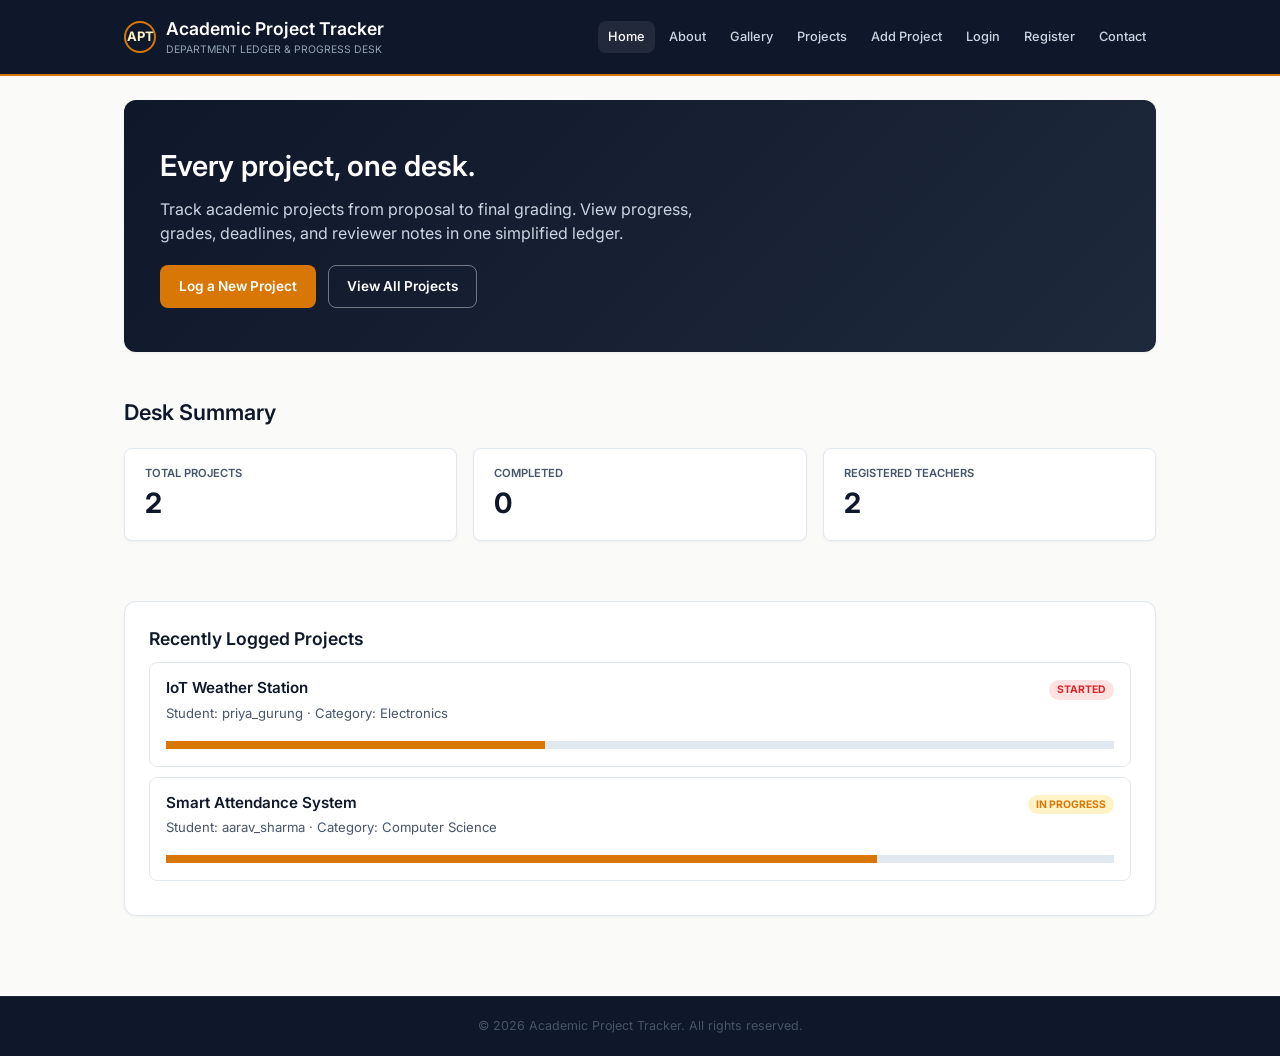
<file: index.html>
<!DOCTYPE html>
<html lang="en">
<head>
<meta charset="UTF-8">
<meta name="viewport" content="width=device-width, initial-scale=1.0">
<meta name="description" content="Academic Project Tracker — department ledger for tracking student projects, progress, grades, and deadlines.">
<title>Academic Project Tracker | Home</title>
<link rel="preconnect" href="https://fonts.googleapis.com">
<link href="https://fonts.googleapis.com/css2?family=Inter:wght@400;500;600;700&display=swap" rel="stylesheet">
<link rel="stylesheet" href="css/style.css">
</head>
<body>

<header class="site-header">
  <div class="container">
    <a href="index.html" class="brand">
      <span class="seal">APT</span>
      <span class="brand-text">
        <h1>Academic Project Tracker</h1>
        <span>Department Ledger &amp; Progress Desk</span>
      </span>
    </a>
    <nav class="site-nav" aria-label="Primary">
      <a href="index.html" aria-current="page">Home</a>
      <a href="about.html">About</a>
      <a href="gallery.html">Gallery</a>
      <a href="projects.html">Projects</a>
      <a href="add-project.html">Add Project</a>
      <a href="login.html">Login</a>
      <a href="register.html">Register</a>
      <a href="contact.html">Contact</a>
    </nav>
  </div>
</header>

<main>
  <div class="container">

    <section class="hero">
      <h2>Every project, one desk.</h2>
      <p>Track academic projects from proposal to final grading. View progress, grades, deadlines, and reviewer notes in one simplified ledger.</p>
      <div class="cta-row">
        <a href="add-project.html" class="btn btn-primary">Log a New Project</a>
        <a href="projects.html" class="btn btn-secondary">View All Projects</a>
      </div>
    </section>

    <section class="section" aria-labelledby="stats-heading">
      <h2 id="stats-heading">Desk Summary</h2>
      <div class="stat-grid">
        <div class="stat-card">
          <div class="stat-label">Total Projects</div>
          <div class="stat-value" id="totalProjects">0</div>
        </div>
        <div class="stat-card">
          <div class="stat-label">Completed</div>
          <div class="stat-value" id="completedProjects">0</div>
        </div>
        <div class="stat-card">
          <div class="stat-label">Registered Teachers</div>
          <div class="stat-value" id="totalTeachers">0</div>
        </div>
      </div>
    </section>

    <section class="section">
      <article class="card">
        <h3>Recently Logged Projects</h3>
        <div id="recentProjects"></div>
      </article>
    </section>

  </div>
</main>

<footer class="site-footer">
  <div class="container text-center">
    <p class="small-muted" style="margin:0;">&copy; 2026 Academic Project Tracker. All rights reserved.</p>
  </div>
</footer>

<script src="js/db.js"></script>
<script src="js/auth.js"></script>
<script src="js/main.js"></script>

</body>
</html>
</file>
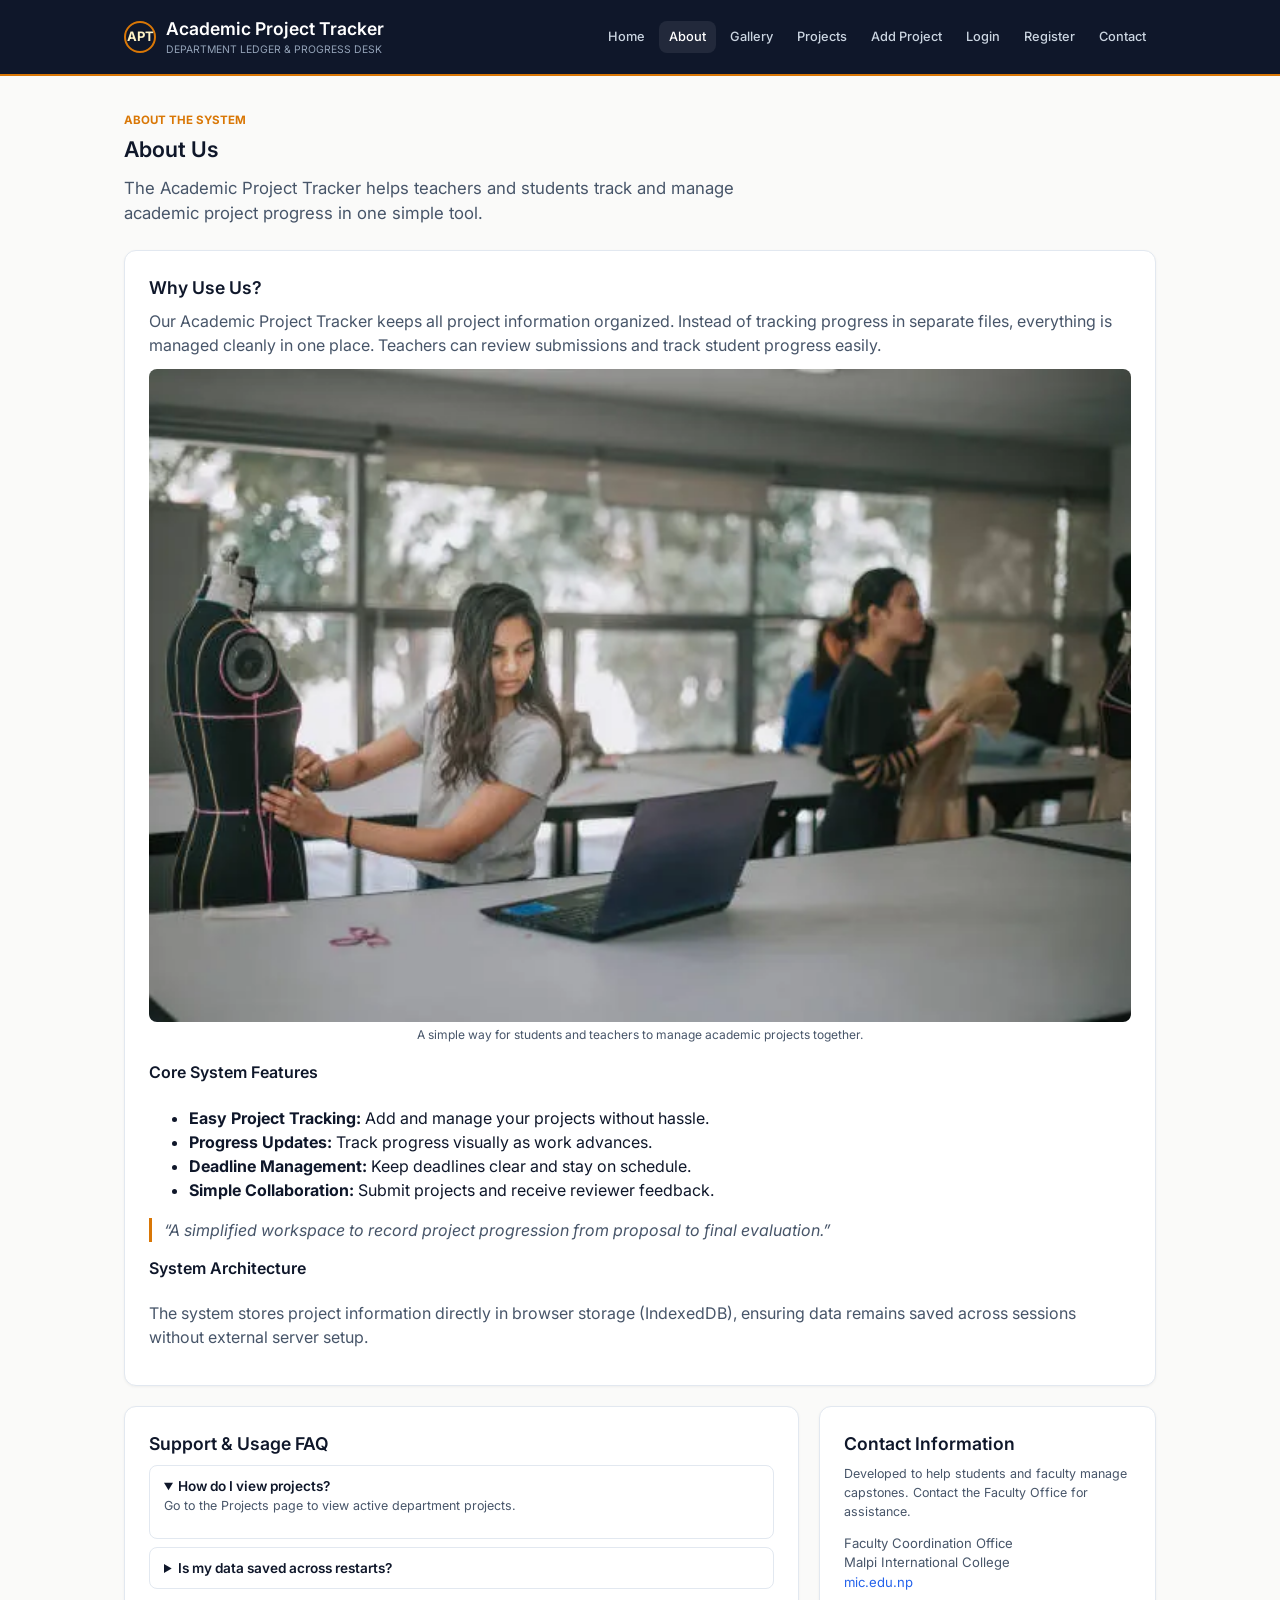
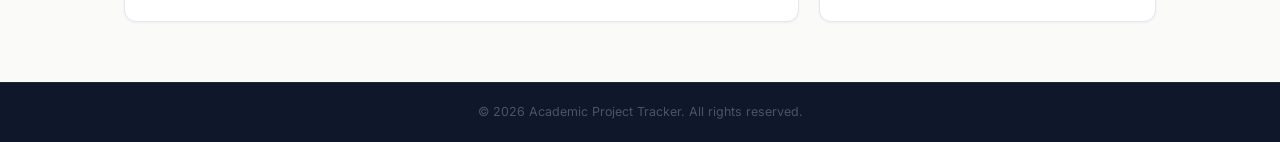
<file: about.html>
<!DOCTYPE html>
<html lang="en">
<head>
<meta charset="UTF-8">
<meta name="viewport" content="width=device-width, initial-scale=1.0">
<meta name="description" content="About Academic Project Tracker — centralized system for student capstone tracking, planning, and evaluation.">
<title>About | Academic Project Tracker</title>
<link rel="preconnect" href="https://fonts.googleapis.com">
<link href="https://fonts.googleapis.com/css2?family=Inter:wght@400;500;600;700&display=swap" rel="stylesheet">
<link rel="stylesheet" href="css/style.css">
</head>
<body>

<header class="site-header">
  <div class="container">
    <a href="index.html" class="brand">
      <span class="seal">APT</span>
      <span class="brand-text"><h1>Academic Project Tracker</h1><span>Department Ledger &amp; Progress Desk</span></span>
    </a>
    <nav class="site-nav" aria-label="Primary">
      <a href="index.html">Home</a>
      <a href="about.html" aria-current="page">About</a>
      <a href="gallery.html">Gallery</a>
      <a href="projects.html">Projects</a>
      <a href="add-project.html">Add Project</a>
      <a href="login.html">Login</a>
      <a href="register.html">Register</a>
      <a href="contact.html">Contact</a>
    </nav>
  </div>
</header>

<main>
  <div class="container">
    <div class="page-intro">
      <div class="eyebrow">About the System</div>
      <h2>About Us</h2>
      <p class="lead">The Academic Project Tracker helps teachers and students track and manage academic project progress in one simple tool.</p>
    </div>

    <article class="section card">
      <h3>Why Use Us?</h3>
      <p>Our Academic Project Tracker keeps all project information organized. Instead of tracking progress in separate files, everything is managed cleanly in one place. Teachers can review submissions and track student progress easily.</p>

      <figure>
        <img src="images/images (1).webp" alt="Academic project review session">
        <figcaption>A simple way for students and teachers to manage academic projects together.</figcaption>
      </figure>

      <h4>Core System Features</h4>
      <ul>
        <li><strong>Easy Project Tracking:</strong> Add and manage your projects without hassle.</li>
        <li><strong>Progress Updates:</strong> Track progress visually as work advances.</li>
        <li><strong>Deadline Management:</strong> Keep deadlines clear and stay on schedule.</li>
        <li><strong>Simple Collaboration:</strong> Submit projects and receive reviewer feedback.</li>
      </ul>

      <blockquote>
        “A simplified workspace to record project progression from proposal to final evaluation.”
      </blockquote>

      <h4>System Architecture</h4>
      <p>The system stores project information directly in browser storage (IndexedDB), ensuring data remains saved across sessions without external server setup.</p>
    </article>

    <div class="two-col">
      <section class="card">
        <h3>Support &amp; Usage FAQ</h3>
        <details open>
          <summary>How do I view projects?</summary>
          <p class="small-muted">Go to the Projects page to view active department projects.</p>
        </details>
        <details>
          <summary>Is my data saved across restarts?</summary>
          <p class="small-muted">Yes, all records and project changes are saved locally in IndexedDB.</p>
        </details>
      </section>

      <aside class="card">
        <h3>Contact Information</h3>
        <p class="small-muted">Developed to help students and faculty manage capstones. Contact the Faculty Office for assistance.</p>
        <address>
          Faculty Coordination Office<br>
          Malpi International College<br>
          <a href="https://mic.edu.np/">mic.edu.np</a>
        </address>
      </aside>
    </div>
  </div>
</main>

<footer class="site-footer">
  <div class="container text-center">
    <p class="small-muted" style="margin:0;">&copy; 2026 Academic Project Tracker. All rights reserved.</p>
  </div>
</footer>

<script src="js/db.js"></script>
<script src="js/auth.js"></script>
<script>
  updateNavForSession();
</script>
</body>
</html>
</file>
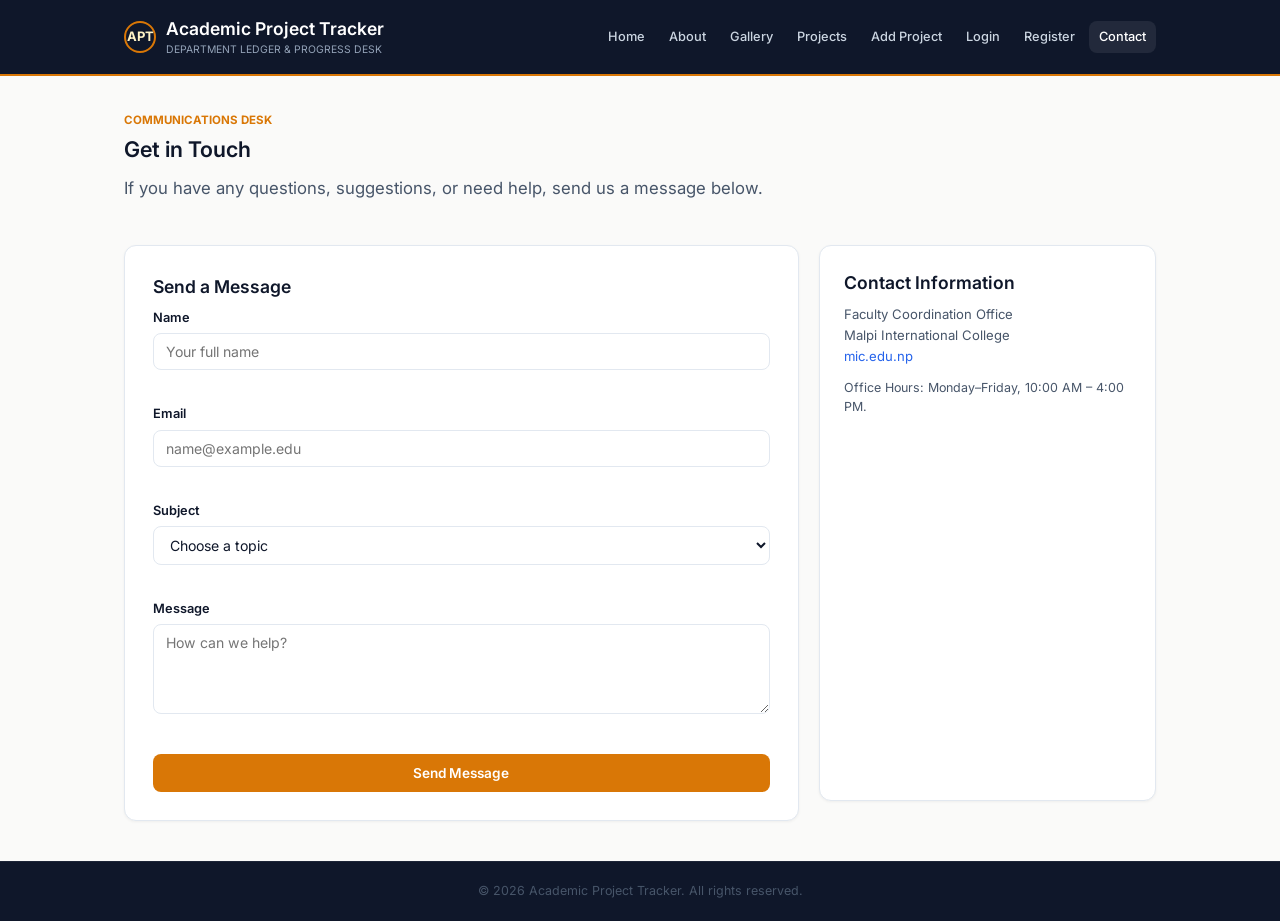
<file: contact.html>
<!DOCTYPE html>
<html lang="en">
<head>
<meta charset="UTF-8">
<meta name="viewport" content="width=device-width, initial-scale=1.0">
<meta name="description" content="Contact the Faculty Coordination Office and Project Desk.">
<title>Contact | Academic Project Tracker</title>
<link rel="preconnect" href="https://fonts.googleapis.com">
<link href="https://fonts.googleapis.com/css2?family=Inter:wght@400;500;600;700&display=swap" rel="stylesheet">
<link rel="stylesheet" href="css/style.css">
</head>
<body>

<header class="site-header">
  <div class="container">
    <a href="index.html" class="brand">
      <span class="seal">APT</span>
      <span class="brand-text"><h1>Academic Project Tracker</h1><span>Department Ledger &amp; Progress Desk</span></span>
    </a>
    <nav class="site-nav" aria-label="Primary">
      <a href="index.html">Home</a>
      <a href="about.html">About</a>
      <a href="gallery.html">Gallery</a>
      <a href="projects.html">Projects</a>
      <a href="add-project.html">Add Project</a>
      <a href="login.html">Login</a>
      <a href="register.html">Register</a>
      <a href="contact.html" aria-current="page">Contact</a>
    </nav>
  </div>
</header>

<main>
  <div class="container">
    <div class="page-intro">
      <div class="eyebrow">Communications Desk</div>
      <h2>Get in Touch</h2>
      <p class="lead">If you have any questions, suggestions, or need help, send us a message below.</p>
    </div>

    <div class="two-col" style="margin-top:20px;">
      <form class="form-box" id="contactForm" novalidate style="margin:0; max-width:none;">
        <h3>Send a Message</h3>
        <div class="field">
          <label for="cName">Name</label>
          <input type="text" id="cName" required minlength="2" placeholder="Your full name">
          <div class="error" id="cNameError"></div>
        </div>
        <div class="field">
          <label for="cEmail">Email</label>
          <input type="email" id="cEmail" required placeholder="name@example.edu">
          <div class="error" id="cEmailError"></div>
        </div>
        <div class="field">
          <label for="cSubject">Subject</label>
          <select id="cSubject" required>
            <option value="">Choose a topic</option>
            <option>Technical issue</option>
            <option>Account question</option>
            <option>Feedback</option>
            <option>Other</option>
          </select>
          <div class="error" id="cSubjectError"></div>
        </div>
        <div class="field">
          <label for="cMessage">Message</label>
          <textarea id="cMessage" required minlength="10" placeholder="How can we help?"></textarea>
          <div class="error" id="cMessageError"></div>
        </div>
        <button type="submit" class="btn btn-primary btn-block">Send Message</button>
        <div id="contactMsg"></div>
      </form>

      <aside class="card">
        <h3>Contact Information</h3>
        <address style="line-height:1.6; margin-bottom:12px;">
          Faculty Coordination Office<br>
          Malpi International College<br>
          <a href="https://mic.edu.np/">mic.edu.np</a>
        </address>
        <p class="small-muted">Office Hours: Monday–Friday, 10:00 AM – 4:00 PM.</p>
      </aside>
    </div>

  </div>
</main>

<footer class="site-footer">
  <div class="container text-center">
    <p class="small-muted" style="margin:0;">&copy; 2026 Academic Project Tracker. All rights reserved.</p>
  </div>
</footer>

<script src="js/db.js"></script>
<script src="js/auth.js"></script>
<script src="js/contact.js"></script>
<script>
  updateNavForSession();
</script>
</body>
</html>
</file>
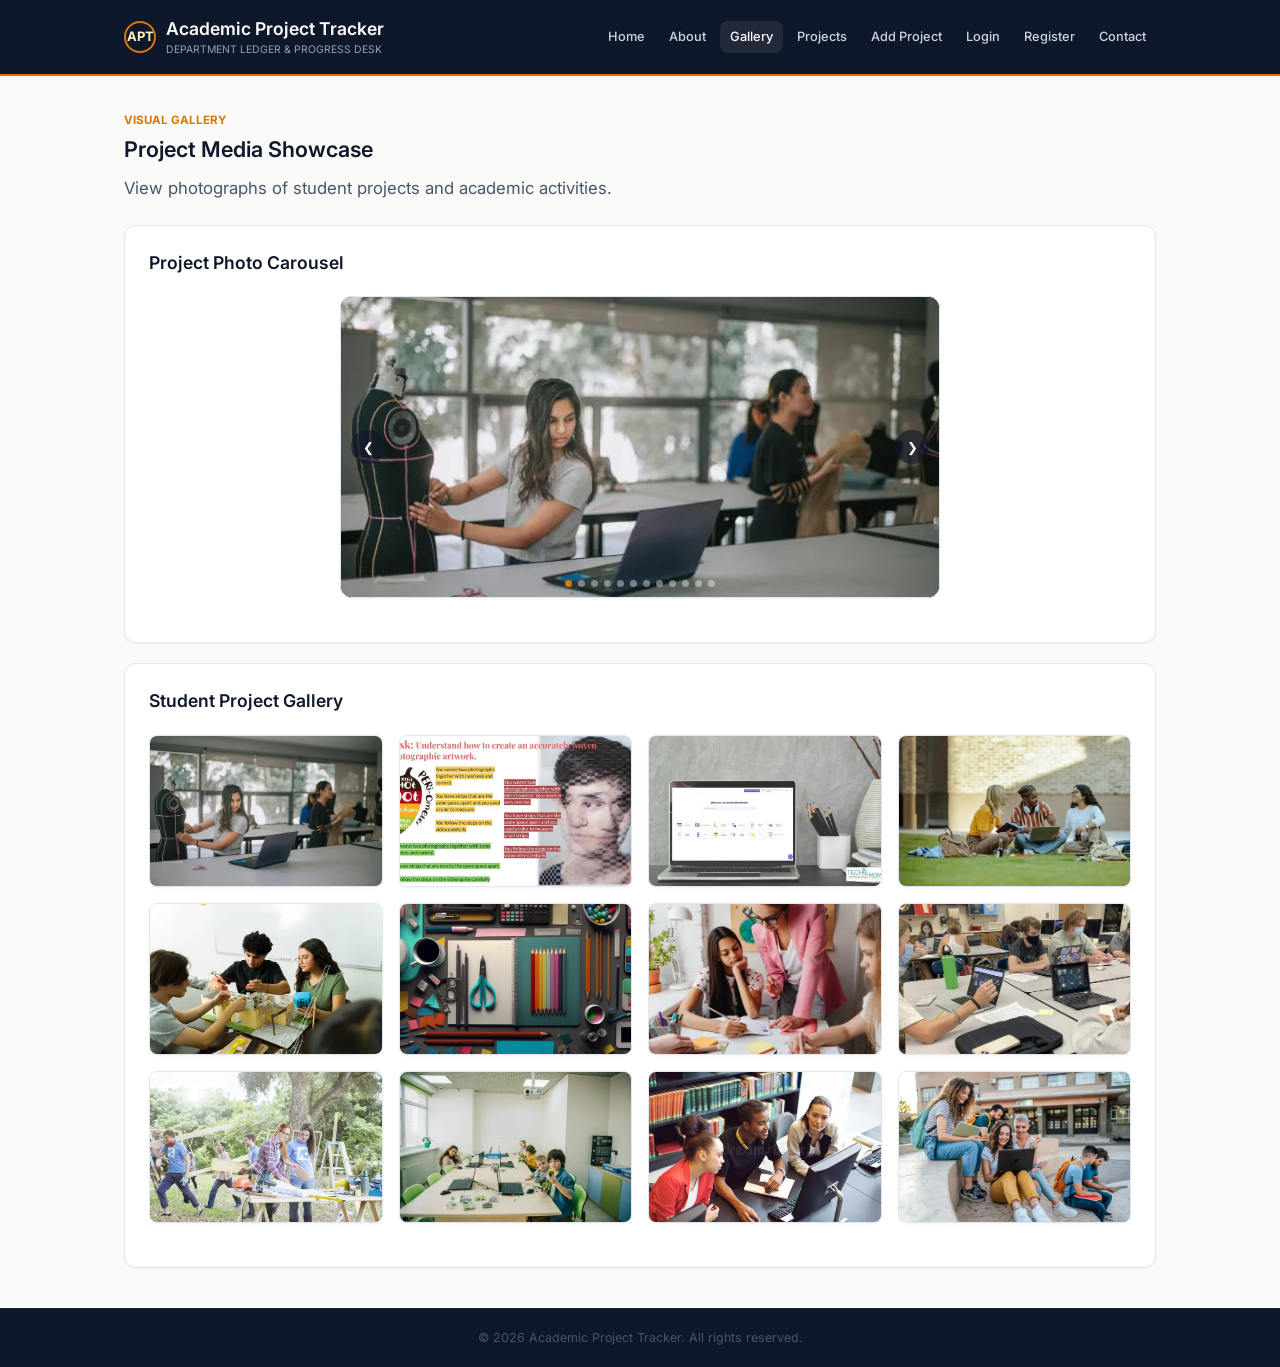
<file: gallery.html>
<!DOCTYPE html>
<html lang="en">
<head>
<meta charset="UTF-8">
<meta name="viewport" content="width=device-width, initial-scale=1.0">
<meta name="description" content="Visual media showcase of student projects.">
<title>Gallery | Academic Project Tracker</title>
<link rel="preconnect" href="https://fonts.googleapis.com">
<link href="https://fonts.googleapis.com/css2?family=Inter:wght@400;500;600;700&display=swap" rel="stylesheet">
<link rel="stylesheet" href="css/style.css">
</head>
<body>

<header class="site-header">
  <div class="container">
    <a href="index.html" class="brand">
      <span class="seal">APT</span>
      <span class="brand-text"><h1>Academic Project Tracker</h1><span>Department Ledger &amp; Progress Desk</span></span>
    </a>
    <nav class="site-nav" aria-label="Primary">
      <a href="index.html">Home</a>
      <a href="about.html">About</a>
      <a href="gallery.html" aria-current="page">Gallery</a>
      <a href="projects.html">Projects</a>
      <a href="add-project.html">Add Project</a>
      <a href="login.html">Login</a>
      <a href="register.html">Register</a>
      <a href="contact.html">Contact</a>
    </nav>
  </div>
</header>

<main>
  <div class="container">
    <div class="page-intro">
      <div class="eyebrow">Visual Gallery</div>
      <h2>Project Media Showcase</h2>
      <p class="lead">View photographs of student projects and academic activities.</p>
    </div>

    <section class="section card">
      <h3>Project Photo Carousel</h3>
      <div class="carousel" id="projectCarousel">
        <div class="slides" id="carSlides"></div>
        <button class="car-btn car-prev" id="carPrev" aria-label="Previous slide">&#10094;</button>
        <button class="car-btn car-next" id="carNext" aria-label="Next slide">&#10095;</button>
        <div class="dots" id="carDots"></div>
      </div>
    </section>

    <section class="section card">
      <h3>Student Project Gallery</h3>
      <div class="gallery" id="cssGallery"></div>
    </section>
  </div>
</main>

<footer class="site-footer">
  <div class="container text-center">
    <p class="small-muted" style="margin:0;">&copy; 2026 Academic Project Tracker. All rights reserved.</p>
  </div>
</footer>

<script src="https://cdnjs.cloudflare.com/ajax/libs/jquery/3.7.1/jquery.min.js"></script>
<script src="js/db.js"></script>
<script src="js/auth.js"></script>
<script src="js/gallery-images.js"></script>
<script>
$(function () {
  updateNavForSession();

  const $grid = $("#cssGallery").empty();
  const $carSlides = $("#carSlides");
  const $dots = $("#carDots");

  if (typeof galleryImages !== "undefined" && Array.isArray(galleryImages)) {
    galleryImages.forEach((img, idx) => {
      const id = "img" + (idx + 1);
      $grid.append(`<a href="#${id}" class="gallery-item"><img src="images/${img}" alt="Gallery Image ${idx + 1}"></a>`);
      $("body").append(`<div class="lightbox" id="${id}"><a href="#cssGallery" class="lb-close">&times;</a><div><img src="images/${img}" alt="Gallery Image ${idx + 1}"></div></div>`);

      const $slide = $('<div class="slide"></div>').append(`<img src="images/${img}" alt="Gallery Image ${idx + 1}">`);
      if (idx === 0) $slide.addClass("active");
      $carSlides.append($slide);

      const $dot = $('<span class="dot"></span>').attr("data-index", idx);
      if (idx === 0) $dot.addClass("active");
      $dots.append($dot);
    });
  }

  const $slides = $("#projectCarousel .slide");
  let current = 0;
  let timer;

  function goToSlide(index) {
    if ($slides.length === 0) return;
    $slides.eq(current).removeClass("active");
    $("#carDots .dot").eq(current).removeClass("active");
    current = (index + $slides.length) % $slides.length;
    $slides.eq(current).addClass("active");
    $("#carDots .dot").eq(current).addClass("active");
  }

  $("#carNext").on("click", () => { goToSlide(current + 1); resetTimer(); });
  $("#carPrev").on("click", () => { goToSlide(current - 1); resetTimer(); });
  $("#carDots").on("click", ".dot", function () {
    goToSlide(parseInt($(this).attr("data-index"), 10));
    resetTimer();
  });

  function resetTimer() {
    clearInterval(timer);
    timer = setInterval(() => goToSlide(current + 1), 4500);
  }
  resetTimer();
});
</script>
</body>
</html>
</file>
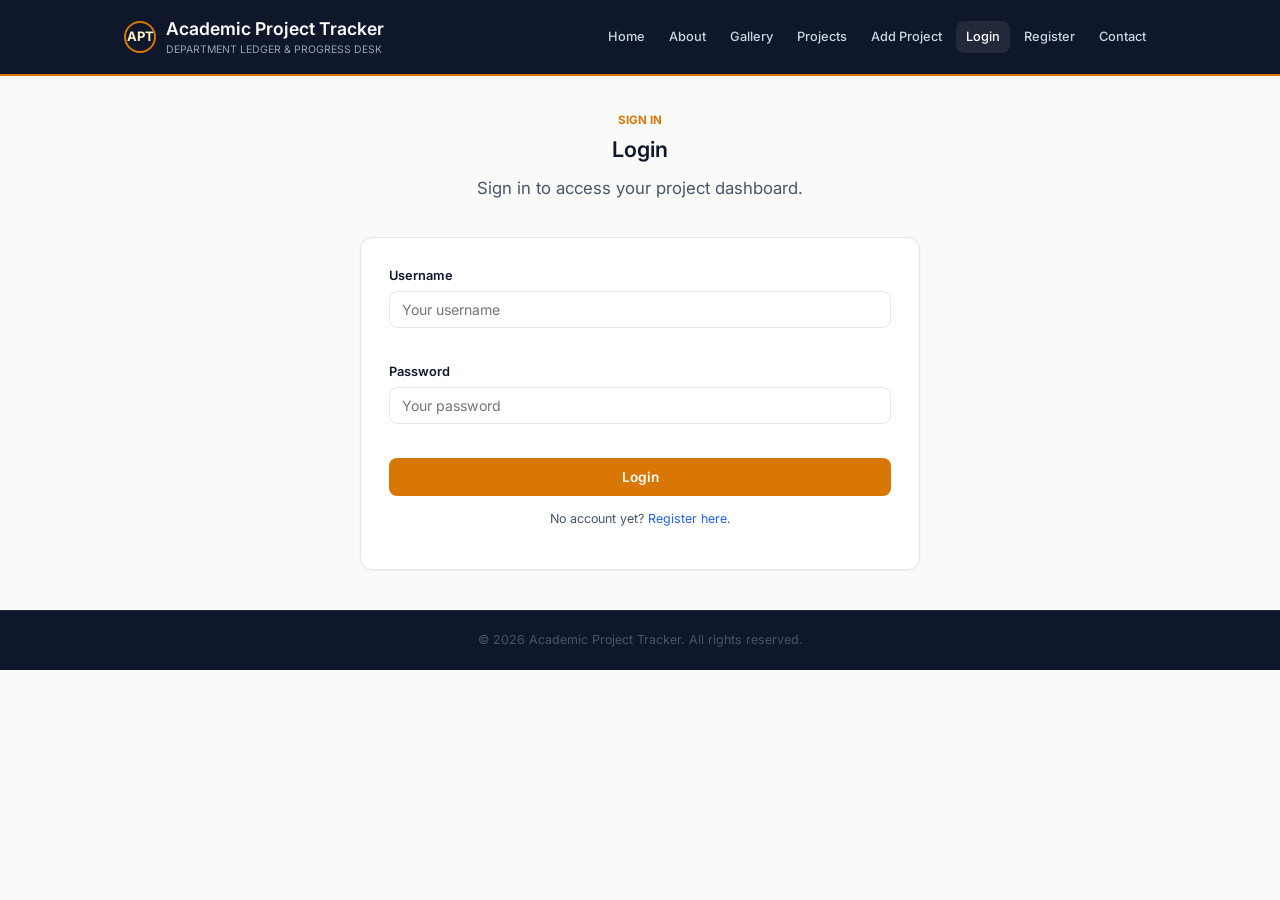
<file: login.html>
<!DOCTYPE html>
<html lang="en">
<head>
<meta charset="UTF-8">
<meta name="viewport" content="width=device-width, initial-scale=1.0">
<title>Login | Academic Project Tracker</title>
<link rel="preconnect" href="https://fonts.googleapis.com">
<link href="https://fonts.googleapis.com/css2?family=Inter:wght@400;500;600;700&display=swap" rel="stylesheet">
<link rel="stylesheet" href="css/style.css">
</head>
<body>

<header class="site-header">
  <div class="container">
    <a href="index.html" class="brand">
      <span class="seal">APT</span>
      <span class="brand-text"><h1>Academic Project Tracker</h1><span>Department Ledger &amp; Progress Desk</span></span>
    </a>
    <nav class="site-nav" aria-label="Primary">
      <a href="index.html">Home</a>
      <a href="about.html">About</a>
      <a href="gallery.html">Gallery</a>
      <a href="projects.html">Projects</a>
      <a href="add-project.html">Add Project</a>
      <a href="login.html" aria-current="page">Login</a>
      <a href="register.html">Register</a>
      <a href="contact.html">Contact</a>
    </nav>
  </div>
</header>

<main>
  <div class="container">
    <div class="page-intro text-center">
      <div class="eyebrow">Sign In</div>
      <h2>Login</h2>
      <p class="lead" style="margin:0 auto; max-width:520px;">Sign in to access your project dashboard.</p>
    </div>

    <form class="form-box" id="loginForm" novalidate>
      <div class="field">
        <label for="loginUser">Username</label>
        <input type="text" id="loginUser" name="loginUser" placeholder="Your username" autocomplete="username" required>
        <div class="error" id="loginUserError"></div>
      </div>

      <div class="field">
        <label for="loginPass">Password</label>
        <input type="password" id="loginPass" name="loginPass" placeholder="Your password" autocomplete="current-password" required>
        <div class="error" id="loginPassError"></div>
      </div>

      <button type="submit" class="btn btn-primary btn-block">Login</button>
      <div id="loginMsg"></div>
      <p class="small-muted text-center" style="margin-top:14px;">No account yet? <a href="register.html">Register here</a>.</p>
    </form>
  </div>
</main>

<footer class="site-footer">
  <div class="container text-center">
    <p class="small-muted" style="margin:0;">&copy; 2026 Academic Project Tracker. All rights reserved.</p>
  </div>
</footer>

<script src="js/db.js"></script>
<script src="js/auth.js"></script>
<script src="js/login.js"></script>
</body>
</html>
</file>
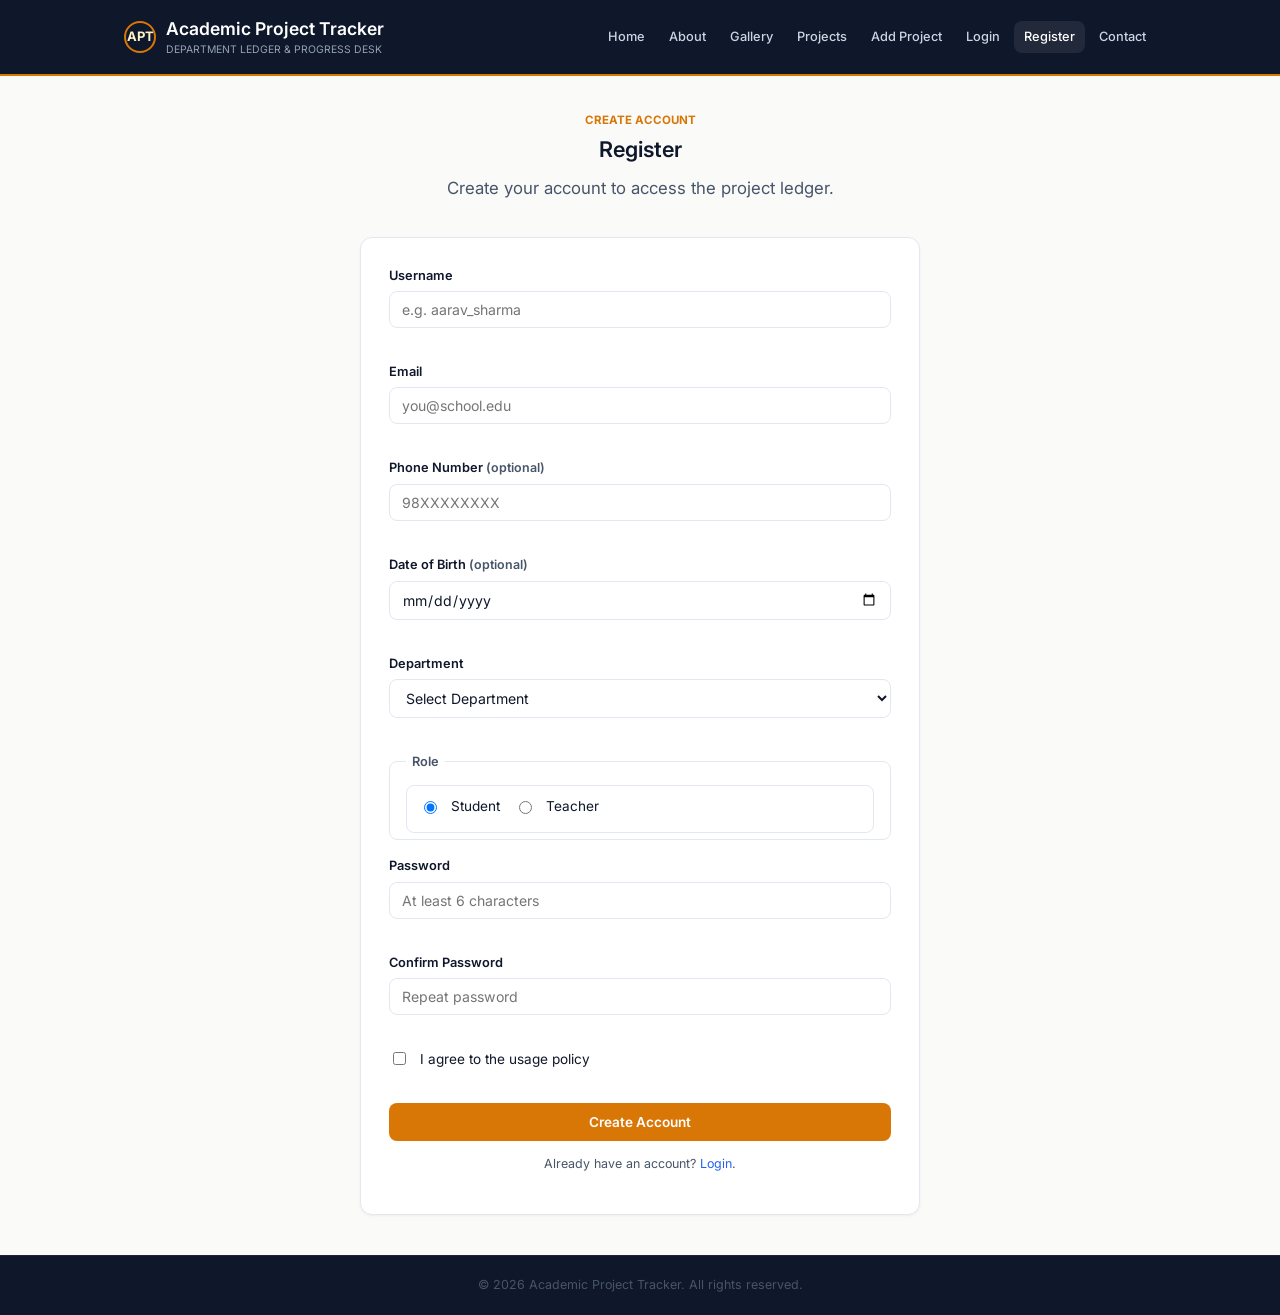
<file: register.html>
<!DOCTYPE html>
<html lang="en">
<head>
<meta charset="UTF-8">
<meta name="viewport" content="width=device-width, initial-scale=1.0">
<title>Register | Academic Project Tracker</title>
<link rel="preconnect" href="https://fonts.googleapis.com">
<link href="https://fonts.googleapis.com/css2?family=Inter:wght@400;500;600;700&display=swap" rel="stylesheet">
<link rel="stylesheet" href="css/style.css">
</head>
<body>

<header class="site-header">
  <div class="container">
    <a href="index.html" class="brand">
      <span class="seal">APT</span>
      <span class="brand-text"><h1>Academic Project Tracker</h1><span>Department Ledger &amp; Progress Desk</span></span>
    </a>
    <nav class="site-nav" aria-label="Primary">
      <a href="index.html">Home</a>
      <a href="about.html">About</a>
      <a href="gallery.html">Gallery</a>
      <a href="projects.html">Projects</a>
      <a href="add-project.html">Add Project</a>
      <a href="login.html">Login</a>
      <a href="register.html" aria-current="page">Register</a>
      <a href="contact.html">Contact</a>
    </nav>
  </div>
</header>

<main>
  <div class="container">
    <div class="page-intro text-center">
      <div class="eyebrow">Create Account</div>
      <h2>Register</h2>
      <p class="lead" style="margin:0 auto; max-width:520px;">Create your account to access the project ledger.</p>
    </div>

    <form class="form-box" id="registerForm" novalidate>
      <div class="field">
        <label for="username">Username</label>
        <input type="text" id="username" name="username" placeholder="e.g. aarav_sharma" required>
        <div class="error" id="userError"></div>
      </div>

      <div class="field">
        <label for="email">Email</label>
        <input type="email" id="email" name="email" placeholder="you@school.edu" required>
        <div class="error" id="emailError"></div>
      </div>

      <div class="field">
        <label for="phone">Phone Number <span class="small-muted">(optional)</span></label>
        <input type="tel" id="phone" name="phone" placeholder="98XXXXXXXX">
        <div class="error" id="phoneError"></div>
      </div>

      <div class="field">
        <label for="dob">Date of Birth <span class="small-muted">(optional)</span></label>
        <input type="date" id="dob" name="dob">
        <div class="error" id="dobError"></div>
      </div>

      <div class="field">
        <label for="department">Department</label>
        <select id="department" name="department" required>
          <option value="">Loading departments…</option>
        </select>
        <div class="error" id="departmentError"></div>
      </div>

      <fieldset>
        <legend>Role</legend>
        <div class="radio-group">
          <span class="radio-row">
            <input type="radio" id="roleStudent" name="role" value="student" checked>
            <label for="roleStudent" style="margin:0;">Student</label>
          </span>
          <span class="radio-row">
            <input type="radio" id="roleTeacher" name="role" value="teacher">
            <label for="roleTeacher" style="margin:0;">Teacher</label>
          </span>
        </div>
      </fieldset>

      <div class="field">
        <label for="password">Password</label>
        <input type="password" id="password" name="password" placeholder="At least 6 characters" required>
        <div class="error" id="passError"></div>
      </div>

      <div class="field">
        <label for="confirmPass">Confirm Password</label>
        <input type="password" id="confirmPass" name="confirmPass" placeholder="Repeat password" required>
        <div class="error" id="confirmError"></div>
      </div>

      <div class="check-row">
        <input type="checkbox" id="agreeTerms" name="agreeTerms" required>
        <label for="agreeTerms" style="margin:0; font-weight:400;">I agree to the usage policy</label>
      </div>
      <div class="error" id="agreeError"></div>

      <button type="submit" class="btn btn-primary btn-block" style="margin-top:14px;">Create Account</button>
      <div id="regMsg"></div>
      <p class="small-muted text-center" style="margin-top:14px;">Already have an account? <a href="login.html">Login</a>.</p>
    </form>
  </div>
</main>

<footer class="site-footer">
  <div class="container text-center">
    <p class="small-muted" style="margin:0;">&copy; 2026 Academic Project Tracker. All rights reserved.</p>
  </div>
</footer>

<script src="js/db.js"></script>
<script src="js/auth.js"></script>
<script src="js/register.js"></script>
</body>
</html>
</file>
<file: css/style.css>
:root {
  --ink: #0f172a;
  --ink-soft: #475569;
  --paper: #fafaf9;
  --card: #ffffff;
  --line: #e2e8f0;
  --accent: #d97706;
  --accent-soft: #fef3c7;
  --blue: #2563eb;
  --blue-soft: #dbeafe;
  --success: #16a34a;
  --success-soft: #dcfce7;
  --danger: #dc2626;
  --danger-soft: #fee2e2;
  --radius: 12px;
  --radius-sm: 8px;
  --shadow: 0 1px 3px rgba(0, 0, 0, 0.05);
  --font: "Inter", -apple-system, BlinkMacSystemFont, sans-serif;
}

* { box-sizing: border-box; }
html { scroll-behavior: smooth; }

body {
  margin: 0;
  font-family: var(--font);
  background: var(--paper);
  color: var(--ink);
  line-height: 1.5;
}

h1, h2, h3, h4 {
  font-family: var(--font);
  color: var(--ink);
  margin-top: 0;
  font-weight: 600;
}
h1 { font-size: 1.75rem; }
h2 { font-size: 1.35rem; margin-bottom: 10px; }
h3 { font-size: 1.1rem; margin-bottom: 8px; }
p { margin: 0 0 12px; color: var(--ink-soft); }
a { color: var(--blue); text-decoration: none; }
a:hover { color: #1d4ed8; }

.container {
  max-width: 1080px;
  margin: 0 auto;
  padding: 0 24px;
}

/* Header & Navigation */
.site-header {
  background: var(--ink);
  color: #fff;
  border-bottom: 2px solid var(--accent);
}
.site-header .container {
  display: flex;
  align-items: center;
  justify-content: space-between;
  flex-wrap: wrap;
  padding: 16px 24px;
  gap: 12px;
}
.brand {
  display: flex;
  align-items: center;
  gap: 10px;
  color: #fff;
}
.brand .seal {
  width: 32px;
  height: 32px;
  border-radius: 50%;
  border: 2px solid var(--accent);
  display: flex;
  align-items: center;
  justify-content: center;
  font-size: 13px;
  font-weight: 700;
  color: var(--accent-soft);
}
.brand-text h1 { color: #fff; font-size: 1.1rem; margin: 0; }
.brand-text span { display: block; font-size: 0.65rem; text-transform: uppercase; color: #94a3b8; }

nav.site-nav { display: flex; flex-wrap: wrap; gap: 4px; }
nav.site-nav a {
  color: #cbd5e1;
  font-size: 0.8rem;
  font-weight: 500;
  padding: 6px 10px;
  border-radius: var(--radius-sm);
}
nav.site-nav a:hover, nav.site-nav a[aria-current="page"] {
  background: rgba(255, 255, 255, 0.08);
  color: #fff;
}

/* Layout */
main { display: block; }
.page-intro { padding: 36px 0 12px; }
.page-intro .eyebrow {
  text-transform: uppercase;
  font-size: 0.72rem;
  color: var(--accent);
  font-weight: 700;
  margin-bottom: 4px;
}
.page-intro p.lead { max-width: 640px; font-size: 1.05rem; }
.section { padding: 20px 0; }

/* Hero */
.hero {
  background: linear-gradient(135deg, var(--ink) 0%, #1e293b 100%);
  color: #fff;
  border-radius: var(--radius);
  padding: 44px 36px;
  margin: 24px 0;
  box-shadow: var(--shadow);
}
.hero h2 { color: #fff; font-size: 1.8rem; margin-bottom: 10px; }
.hero p { color: #cbd5e1; max-width: 580px; margin-bottom: 20px; }
.hero .cta-row { display: flex; gap: 12px; flex-wrap: wrap; }

/* Cards & Stats */
.card {
  background: var(--card);
  border: 1px solid var(--line);
  border-radius: var(--radius);
  box-shadow: var(--shadow);
  padding: 24px;
  margin-bottom: 20px;
}
.stat-grid {
  display: grid;
  grid-template-columns: repeat(3, 1fr);
  gap: 16px;
  margin: 20px 0;
}
.stat-card {
  background: var(--card);
  border: 1px solid var(--line);
  border-radius: var(--radius-sm);
  padding: 16px 20px;
  box-shadow: var(--shadow);
}
.stat-card .stat-label {
  font-size: 0.7rem;
  text-transform: uppercase;
  color: var(--ink-soft);
  font-weight: 600;
}
.stat-card .stat-value {
  font-size: 1.75rem;
  font-weight: 700;
}

.two-col {
  display: grid;
  grid-template-columns: 2fr 1fr;
  gap: 20px;
  margin: 20px 0;
}

/* Buttons */
.btn {
  display: inline-block;
  font-family: var(--font);
  font-size: 0.85rem;
  font-weight: 600;
  padding: 10px 18px;
  border-radius: var(--radius-sm);
  border: 1px solid transparent;
  cursor: pointer;
  text-align: center;
  transition: all 0.15s ease;
}
.btn-primary { background: var(--accent); color: #fff; }
.btn-primary:hover { background: #b45309; }
.btn-secondary { background: transparent; color: #fff; border-color: rgba(255, 255, 255, 0.4); }
.btn-secondary:hover { border-color: #fff; background: rgba(255, 255, 255, 0.05); }
.btn-outline { background: transparent; color: var(--ink); border-color: var(--line); }
.btn-outline:hover { border-color: var(--accent); color: var(--accent); }
.btn-block { width: 100%; display: block; }
.btn-sm { padding: 6px 12px; font-size: 0.76rem; }
.btn-danger { background: var(--danger); color: #fff; }

/* Forms */
.form-box {
  background: var(--card);
  border: 1px solid var(--line);
  max-width: 560px;
  margin: 24px auto;
  padding: 28px;
  border-radius: var(--radius);
  box-shadow: var(--shadow);
}
.form-box.wide { max-width: 720px; }
.field { margin-bottom: 16px; }
.field label { display: block; font-size: 0.8rem; font-weight: 600; margin-bottom: 6px; }

input, select, textarea {
  width: 100%;
  padding: 9px 12px;
  font-family: var(--font);
  font-size: 0.88rem;
  border: 1px solid var(--line);
  border-radius: var(--radius-sm);
  background: #fff;
  color: var(--ink);
}
input:focus, select:focus, textarea:focus {
  outline: none;
  border-color: var(--blue);
  box-shadow: 0 0 0 3px rgba(37, 99, 235, 0.1);
}
textarea { resize: vertical; min-height: 90px; }

input[type="checkbox"], input[type="radio"] { width: auto; margin-right: 8px; }
.check-row, .radio-row { display: flex; align-items: center; gap: 6px; font-size: 0.85rem; margin-bottom: 6px; }
.radio-group { display: flex; flex-wrap: wrap; gap: 14px; border: 1px solid var(--line); border-radius: var(--radius-sm); padding: 10px 12px; }

fieldset { border: 1px solid var(--line); border-radius: var(--radius-sm); padding: 14px 16px 6px; margin: 0 0 16px; }
legend { padding: 0 6px; font-weight: 600; font-size: 0.8rem; color: var(--ink-soft); }

.error { color: var(--danger); font-size: 0.74rem; margin-top: 4px; min-height: 14px; }
.alert { padding: 10px 14px; border-radius: var(--radius-sm); margin-top: 14px; font-size: 0.85rem; }
.alert-success { background: var(--success-soft); color: var(--success); }
.alert-error { background: var(--danger-soft); color: var(--danger); }
.alert-info { background: var(--blue-soft); color: var(--blue); }

/* Badges & Progress */
progress {
  width: 100%;
  height: 8px;
  border-radius: 4px;
  accent-color: var(--accent);
  background: var(--line);
}
progress::-webkit-progress-bar { background: var(--line); }
progress::-webkit-progress-value { background: var(--accent); }

.badge {
  display: inline-block;
  font-size: 0.65rem;
  text-transform: uppercase;
  padding: 2px 8px;
  border-radius: 999px;
  font-weight: 700;
}
.badge-started { background: var(--danger-soft); color: var(--danger); }
.badge-progress { background: var(--accent-soft); color: var(--accent); }
.badge-completed { background: var(--success-soft); color: var(--success); }

/* Project Cards */
.project-card {
  background: #fff;
  border: 1px solid var(--line);
  border-radius: var(--radius-sm);
  padding: 14px 16px;
  margin: 10px 0;
}
.project-card .project-top { display: flex; justify-content: space-between; align-items: baseline; flex-wrap: wrap; gap: 8px; }
.project-title { font-size: 0.95rem; font-weight: 600; }
.project-detail { color: var(--ink-soft); font-size: 0.82rem; margin: 4px 0; }

/* Gallery & Lightbox */
.gallery {
  display: grid;
  grid-template-columns: repeat(auto-fill, minmax(220px, 1fr));
  gap: 16px;
  margin: 20px 0;
}
.gallery-item {
  border-radius: var(--radius-sm);
  overflow: hidden;
  box-shadow: var(--shadow);
  border: 1px solid var(--line);
  display: block;
}
.gallery-item img {
  width: 100%;
  height: 150px;
  object-fit: cover;
  display: block;
  transition: transform 0.25s ease;
}
.gallery-item:hover img { transform: scale(1.04); }

.lightbox {
  position: fixed;
  inset: 0;
  background: rgba(15, 23, 42, 0.9);
  display: flex;
  align-items: center;
  justify-content: center;
  opacity: 0;
  visibility: hidden;
  transition: opacity 0.2s ease;
  z-index: 100;
}
.lightbox:target { opacity: 1; visibility: visible; }
.lightbox img { max-width: 80%; max-height: 75%; border-radius: 6px; }
.lightbox .lb-close {
  position: absolute;
  top: 20px; right: 20px;
  color: #fff;
  font-size: 1.75rem;
  width: 38px; height: 38px;
  display: flex; align-items: center; justify-content: center;
  background: rgba(255, 255, 255, 0.1);
  border-radius: 50%;
}

/* Carousel */
.carousel {
  position: relative;
  max-width: 600px;
  margin: 20px auto;
  border-radius: var(--radius);
  overflow: hidden;
  box-shadow: var(--shadow);
  border: 1px solid var(--line);
  background: #0f172a;
}
.carousel .slides { position: relative; height: 300px; }
.carousel .slide {
  position: absolute;
  inset: 0;
  display: none;
  opacity: 0;
  transition: opacity 0.4s ease;
}
.carousel .slide.active { display: block; opacity: 1; }
.carousel .slide img { width: 100%; height: 100%; object-fit: cover; }
.carousel .car-btn {
  position: absolute;
  top: 50%;
  transform: translateY(-50%);
  background: rgba(15, 23, 42, 0.6);
  color: #fff;
  border: none;
  width: 34px; height: 34px;
  border-radius: 50%;
  cursor: pointer;
}
.carousel .car-prev { left: 10px; }
.carousel .car-next { right: 10px; }
.carousel .dots {
  position: absolute;
  bottom: 10px; left: 0; right: 0;
  display: flex; justify-content: center; gap: 6px;
}
.carousel .dot {
  width: 7px; height: 7px; border-radius: 50%;
  background: rgba(255, 255, 255, 0.4);
  cursor: pointer;
}
.carousel .dot.active { background: var(--accent); }

/* jQuery UI UI skins */
.ui-slider { background: var(--line) !important; border: none !important; height: 8px !important; border-radius: 4px !important; }
.ui-slider .ui-slider-range { background: var(--accent) !important; }
.ui-slider .ui-slider-handle {
  background: #fff !important;
  border: 2px solid var(--accent) !important;
  width: 18px !important; height: 18px !important;
  top: -5px !important; margin-left: -9px !important;
  border-radius: 50% !important;
  cursor: pointer !important;
}

/* Tables */
table.data-table {
  width: 100%;
  border-collapse: collapse;
  background: #fff;
  border-radius: var(--radius-sm);
  overflow: hidden;
  border: 1px solid var(--line);
}
table.data-table th, table.data-table td {
  padding: 10px 12px;
  text-align: left;
  border-bottom: 1px solid var(--line);
  font-size: 0.85rem;
}
table.data-table thead th {
  background: #f8fafc;
  font-size: 0.72rem;
  font-weight: 700;
  text-transform: uppercase;
}
table.data-table thead th.sortable { cursor: pointer; }
table.data-table thead th.sortable:after { content: " ↕"; opacity: 0.4; font-size: 0.65rem; }
table.data-table tbody tr:hover { background: #f8fafc; }

/* jQuery UI datepicker */
.ui-datepicker {
  font-family: var(--font);
  background: #fff;
  border: 1px solid var(--line);
  border-radius: var(--radius-sm);
  padding: 6px;
}
.ui-datepicker .ui-datepicker-header { background: var(--ink); color: #fff; border-radius: var(--radius-sm); border: none; }
.ui-datepicker .ui-datepicker-title { color: #fff; font-weight: 600; }
.ui-datepicker td a.ui-state-active { background: var(--accent) !important; color: #fff !important; }

details { background: #fff; border: 1px solid var(--line); border-radius: var(--radius-sm); padding: 10px 14px; margin-bottom: 8px; }
summary { cursor: pointer; font-weight: 600; font-size: 0.85rem; }
figure { margin: 0 0 16px; }
figure img { width: 100%; border-radius: var(--radius-sm); display: block; }
figcaption { font-size: 0.75rem; color: var(--ink-soft); margin-top: 4px; text-align: center; }
blockquote { border-left: 3px solid var(--accent); margin: 14px 0; padding-left: 12px; font-style: italic; color: var(--ink-soft); }
address { font-style: normal; color: var(--ink-soft); font-size: 0.82rem; }

/* Footer */
.site-footer {
  background: var(--ink);
  color: #94a3b8;
  margin-top: 40px;
  padding: 20px 0;
  font-size: 0.8rem;
  border-top: 1px solid rgba(255, 255, 255, 0.06);
}

.text-center { text-align: center; }
.small-muted { color: var(--ink-soft); font-size: 0.78rem; }

@media (max-width: 860px) {
  .stat-grid { grid-template-columns: 1fr 1fr; }
  .two-col { grid-template-columns: 1fr; }
}
@media (max-width: 600px) {
  .site-header .container { flex-direction: column; align-items: flex-start; }
  nav.site-nav a { padding: 4px 6px; font-size: 0.72rem; }
  .stat-grid { grid-template-columns: 1fr; }
  .gallery { grid-template-columns: 1fr 1fr; }
  .hero { padding: 30px 20px; }
  .carousel .slides { height: 200px; }
}
</file>
